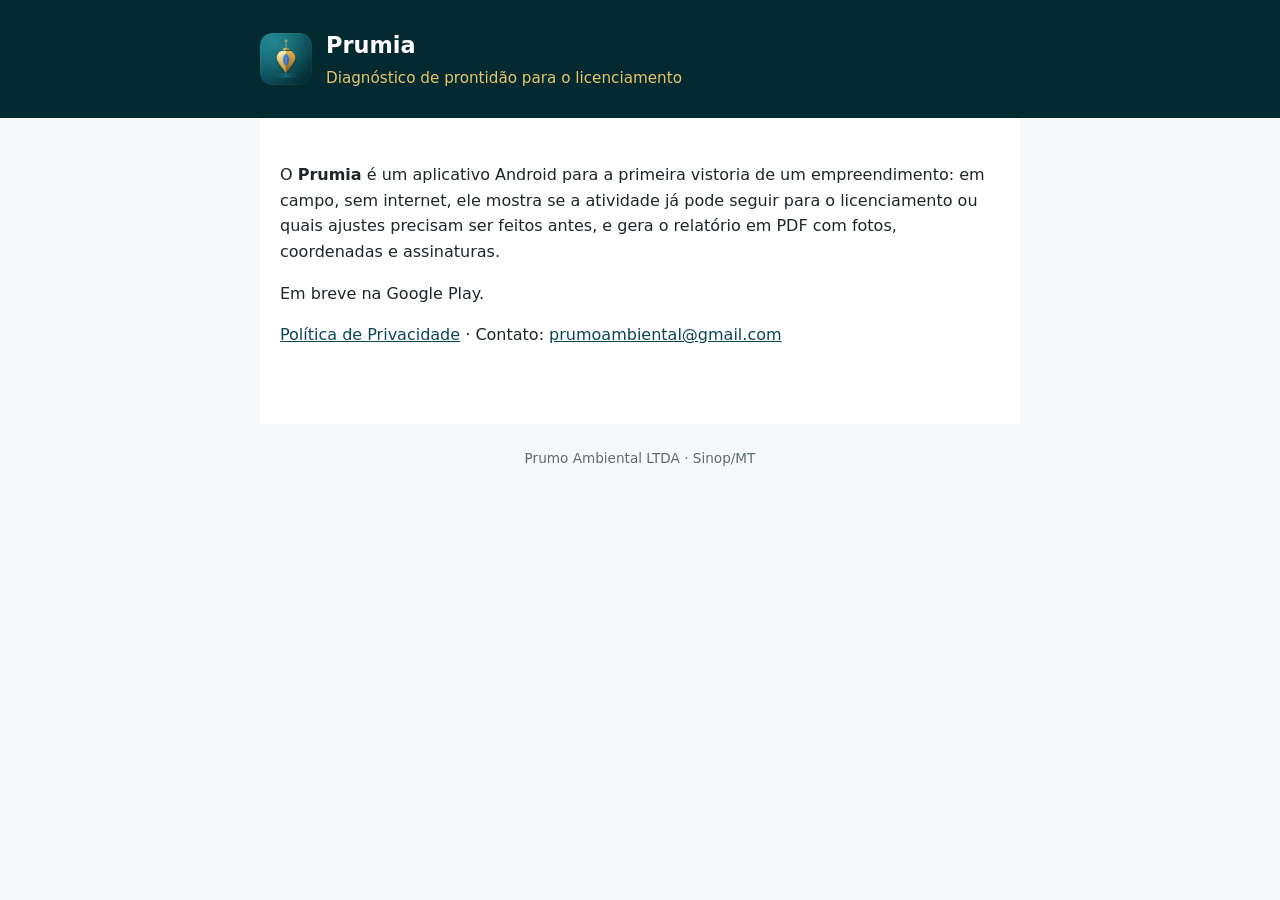
<file: index.html>
<!DOCTYPE html>
<html lang="pt-BR"><head><meta charset="utf-8"><meta name="viewport" content="width=device-width,initial-scale=1">
<title>Prumia — vistoria ambiental de prontidão para o licenciamento</title><link rel="stylesheet" href="estilo.css"></head>
<body>
<header><div class="w"><img src="prumia_logo.png" alt=""><div><h1>Prumia</h1><p>Diagnóstico de prontidão para o licenciamento</p></div></div></header>
<main>
<p>O <strong>Prumia</strong> é um aplicativo Android para a primeira vistoria de um empreendimento: em campo, sem internet, ele mostra se a atividade já pode seguir para o licenciamento ou quais ajustes precisam ser feitos antes, e gera o relatório em PDF com fotos, coordenadas e assinaturas.</p>
<p>Em breve na Google Play.</p>
<p><a href="privacidade/">Política de Privacidade</a> · Contato: <a href="mailto:prumoambiental@gmail.com">prumoambiental@gmail.com</a></p>
</main>
<footer>Prumo Ambiental LTDA · Sinop/MT</footer>
</body></html>
</file>
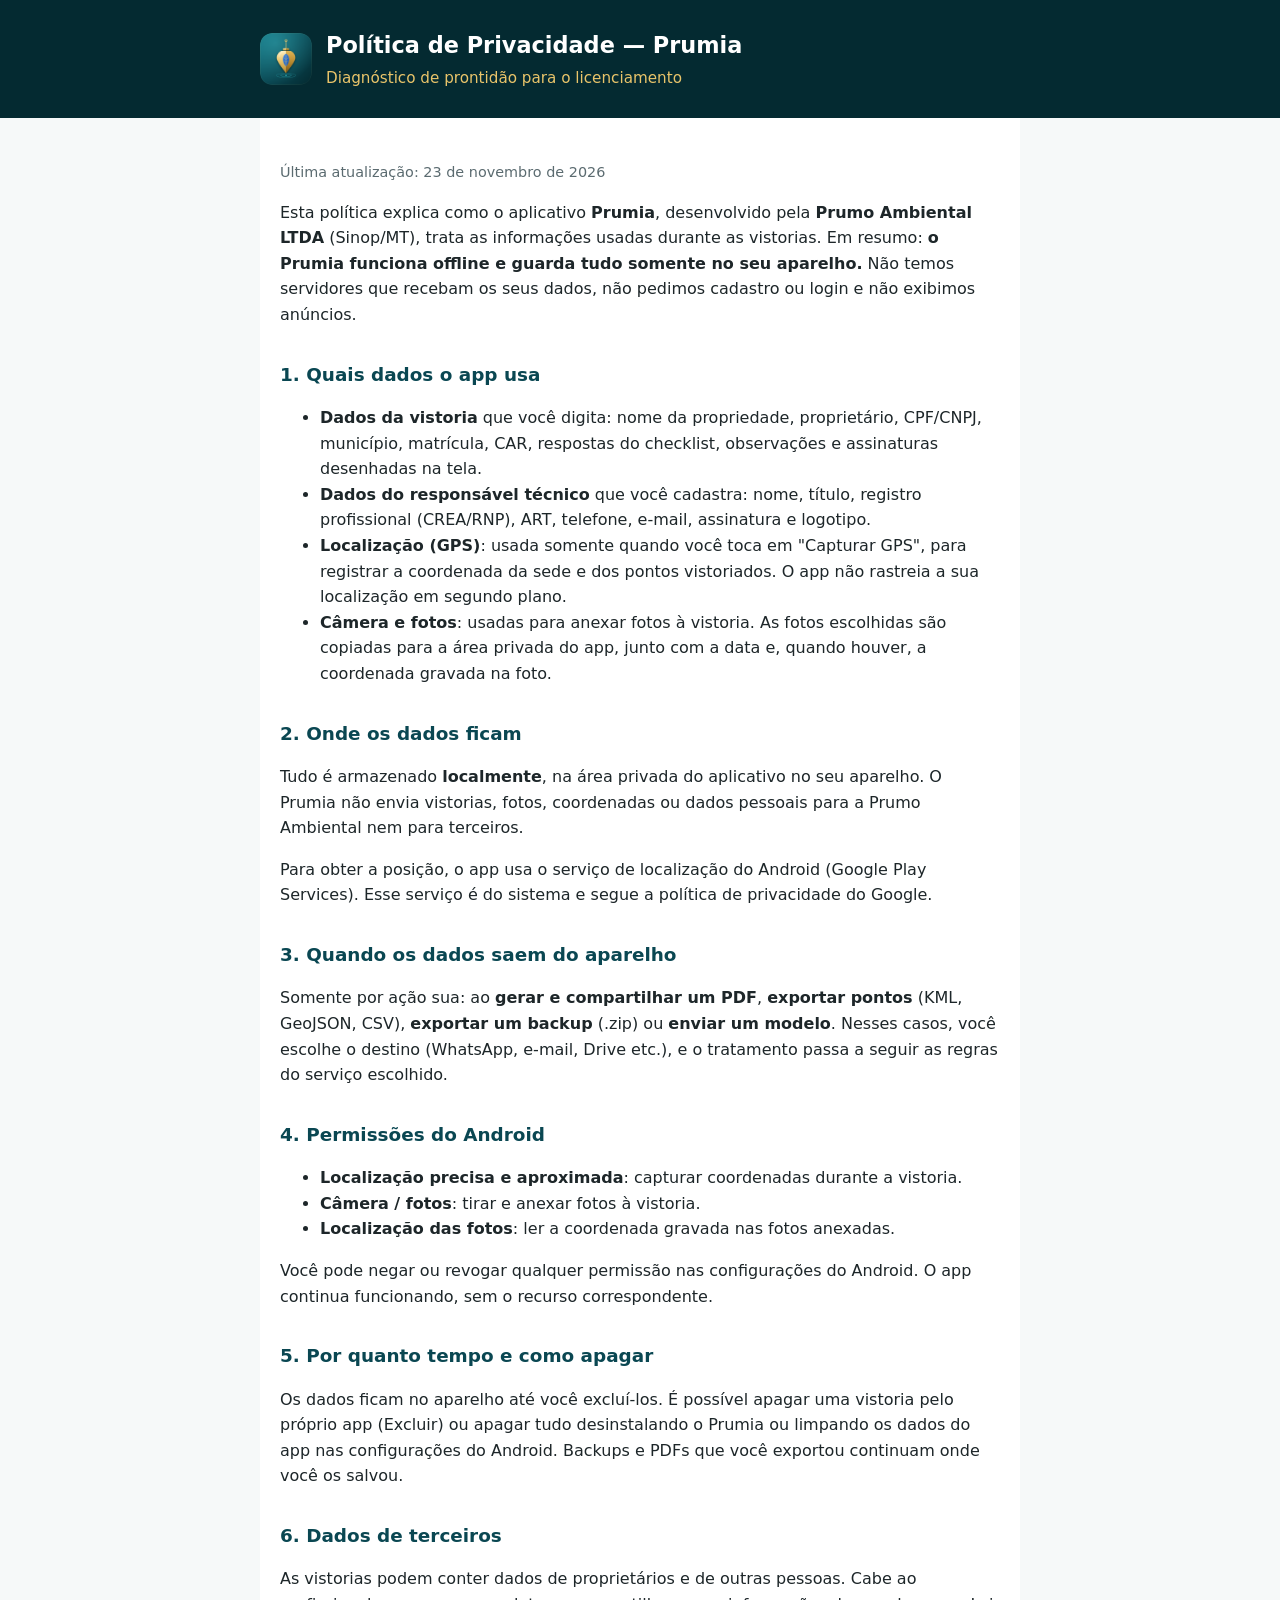
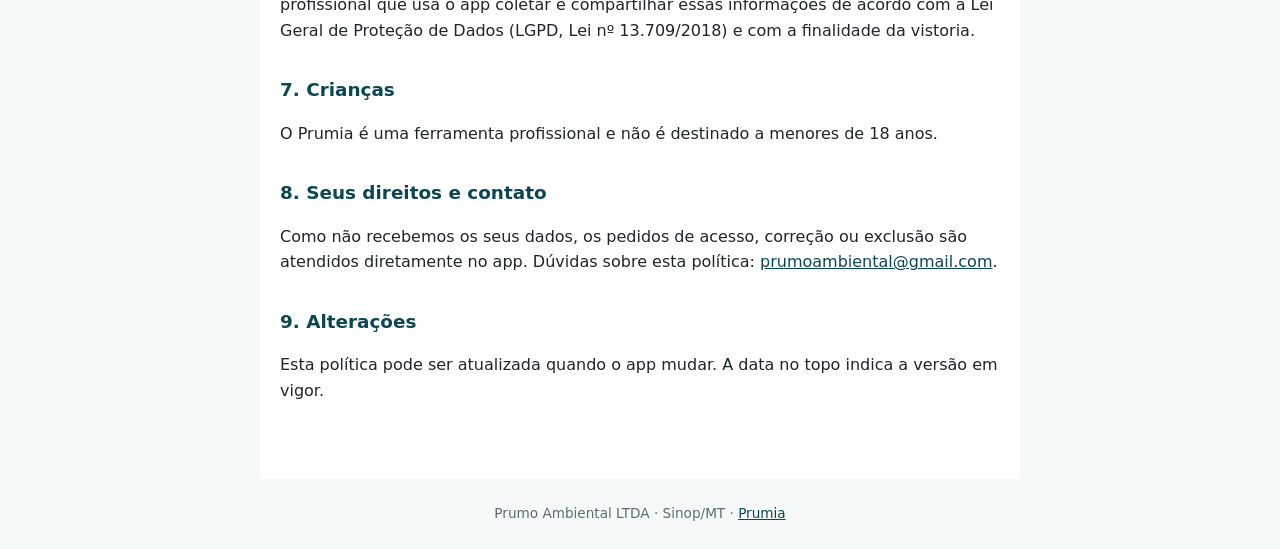
<file: privacidade/index.html>
<!DOCTYPE html>
<html lang="pt-BR"><head><meta charset="utf-8"><meta name="viewport" content="width=device-width,initial-scale=1">
<title>Política de Privacidade — Prumia</title><link rel="stylesheet" href="../estilo.css"></head>
<body>
<header><div class="w"><img src="../prumia_logo.png" alt=""><div><h1>Política de Privacidade — Prumia</h1><p>Diagnóstico de prontidão para o licenciamento</p></div></div></header>
<main>
<p class="meta">Última atualização: 23 de novembro de 2026</p>

<p>Esta política explica como o aplicativo <strong>Prumia</strong>, desenvolvido pela <strong>Prumo Ambiental LTDA</strong> (Sinop/MT), trata as informações usadas durante as vistorias. Em resumo: <strong>o Prumia funciona offline e guarda tudo somente no seu aparelho.</strong> Não temos servidores que recebam os seus dados, não pedimos cadastro ou login e não exibimos anúncios.</p>

<h2>1. Quais dados o app usa</h2>
<ul>
<li><strong>Dados da vistoria</strong> que você digita: nome da propriedade, proprietário, CPF/CNPJ, município, matrícula, CAR, respostas do checklist, observações e assinaturas desenhadas na tela.</li>
<li><strong>Dados do responsável técnico</strong> que você cadastra: nome, título, registro profissional (CREA/RNP), ART, telefone, e-mail, assinatura e logotipo.</li>
<li><strong>Localização (GPS)</strong>: usada somente quando você toca em "Capturar GPS", para registrar a coordenada da sede e dos pontos vistoriados. O app não rastreia a sua localização em segundo plano.</li>
<li><strong>Câmera e fotos</strong>: usadas para anexar fotos à vistoria. As fotos escolhidas são copiadas para a área privada do app, junto com a data e, quando houver, a coordenada gravada na foto.</li>
</ul>

<h2>2. Onde os dados ficam</h2>
<p>Tudo é armazenado <strong>localmente</strong>, na área privada do aplicativo no seu aparelho. O Prumia não envia vistorias, fotos, coordenadas ou dados pessoais para a Prumo Ambiental nem para terceiros.</p>
<p>Para obter a posição, o app usa o serviço de localização do Android (Google Play Services). Esse serviço é do sistema e segue a política de privacidade do Google.</p>

<h2>3. Quando os dados saem do aparelho</h2>
<p>Somente por ação sua: ao <strong>gerar e compartilhar um PDF</strong>, <strong>exportar pontos</strong> (KML, GeoJSON, CSV), <strong>exportar um backup</strong> (.zip) ou <strong>enviar um modelo</strong>. Nesses casos, você escolhe o destino (WhatsApp, e-mail, Drive etc.), e o tratamento passa a seguir as regras do serviço escolhido.</p>

<h2>4. Permissões do Android</h2>
<ul>
<li><strong>Localização precisa e aproximada</strong>: capturar coordenadas durante a vistoria.</li>
<li><strong>Câmera / fotos</strong>: tirar e anexar fotos à vistoria.</li>
<li><strong>Localização das fotos</strong>: ler a coordenada gravada nas fotos anexadas.</li>
</ul>
<p>Você pode negar ou revogar qualquer permissão nas configurações do Android. O app continua funcionando, sem o recurso correspondente.</p>

<h2>5. Por quanto tempo e como apagar</h2>
<p>Os dados ficam no aparelho até você excluí-los. É possível apagar uma vistoria pelo próprio app (Excluir) ou apagar tudo desinstalando o Prumia ou limpando os dados do app nas configurações do Android. Backups e PDFs que você exportou continuam onde você os salvou.</p>

<h2>6. Dados de terceiros</h2>
<p>As vistorias podem conter dados de proprietários e de outras pessoas. Cabe ao profissional que usa o app coletar e compartilhar essas informações de acordo com a Lei Geral de Proteção de Dados (LGPD, Lei nº 13.709/2018) e com a finalidade da vistoria.</p>

<h2>7. Crianças</h2>
<p>O Prumia é uma ferramenta profissional e não é destinado a menores de 18 anos.</p>

<h2>8. Seus direitos e contato</h2>
<p>Como não recebemos os seus dados, os pedidos de acesso, correção ou exclusão são atendidos diretamente no app. Dúvidas sobre esta política: <a href="mailto:prumoambiental@gmail.com">prumoambiental@gmail.com</a>.</p>

<h2>9. Alterações</h2>
<p>Esta política pode ser atualizada quando o app mudar. A data no topo indica a versão em vigor.</p>
</main>
<footer>Prumo Ambiental LTDA · Sinop/MT · <a href="../">Prumia</a></footer>
</body></html>
</file>
<file: estilo.css>
:root{--petroleo:#0A4752;--escuro:#042A31;--dourado:#E9C46A;--texto:#1d2629;--suave:#5b6b70}
*{box-sizing:border-box}body{margin:0;font-family:system-ui,-apple-system,"Segoe UI",Roboto,sans-serif;color:var(--texto);line-height:1.6;background:#f6f9f9}
header{background:var(--escuro);color:#fff;padding:28px 20px}header .w{max-width:760px;margin:0 auto;display:flex;align-items:center;gap:14px}
header img{width:52px;height:52px;border-radius:12px}header h1{margin:0;font-size:1.4rem}header p{margin:2px 0 0;color:var(--dourado);font-size:.95rem}
main{max-width:760px;margin:0 auto;padding:28px 20px 60px;background:#fff}h2{color:var(--petroleo);font-size:1.15rem;margin-top:2rem}
.meta{color:var(--suave);font-size:.9rem}a{color:var(--petroleo)}footer{text-align:center;color:var(--suave);font-size:.85rem;padding:24px}
</file>
